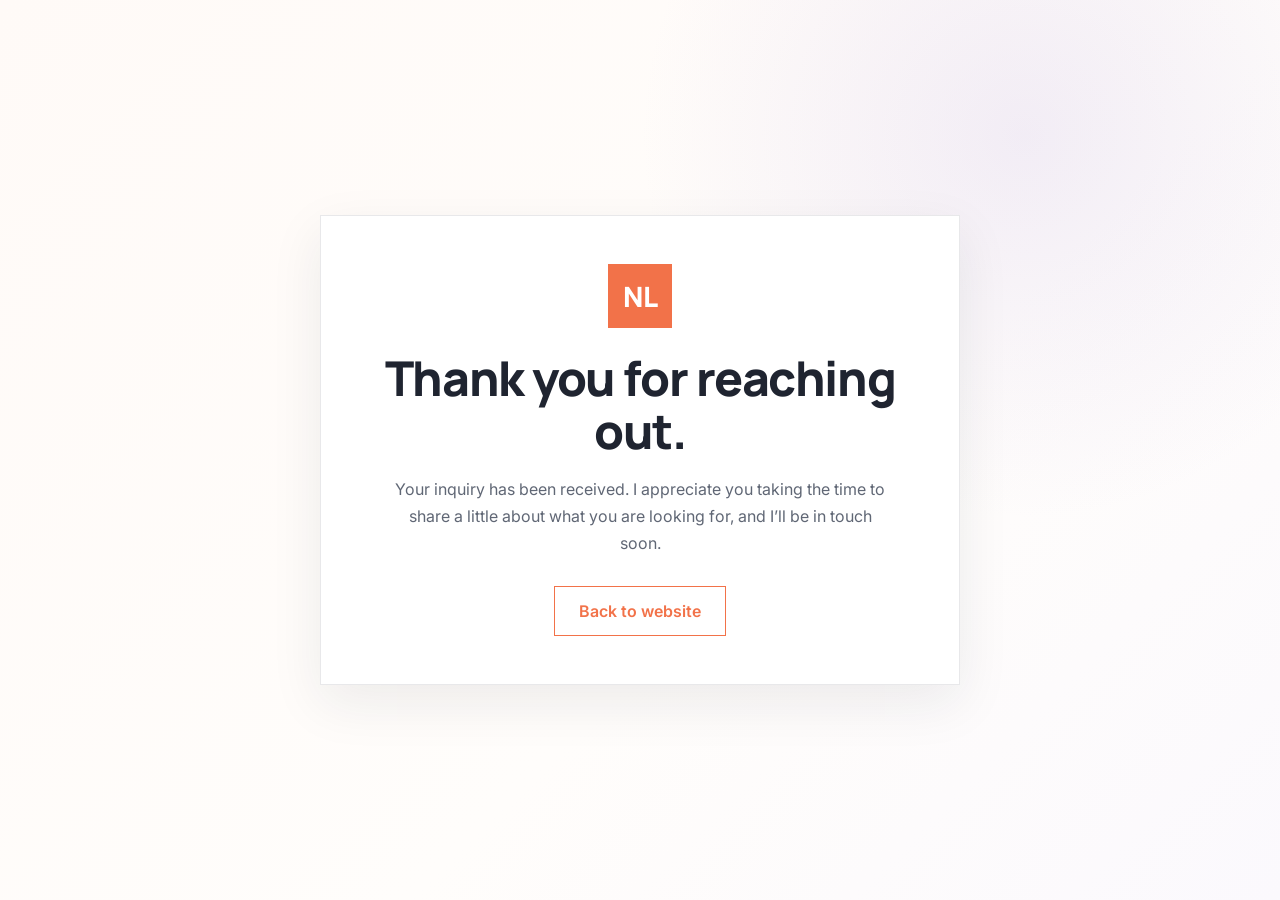
<file: thank-you.html>
<!DOCTYPE html>
<html lang="en">
<head>
  <meta charset="UTF-8" />
  <meta name="viewport" content="width=device-width, initial-scale=1.0" />
  <title>Thank You — Nidhika Loomba</title>

  <link rel="preconnect" href="https://fonts.googleapis.com">
  <link rel="preconnect" href="https://fonts.gstatic.com" crossorigin>
  <link href="https://fonts.googleapis.com/css2?family=Inter:wght@400;500;600&family=Manrope:wght@600;700;800&display=swap" rel="stylesheet">

  <style>
    :root {
      --tangerine: #F27249;
      --wisteria: #BEACDF;
      --saffron: #EDC470;
      --ink: #1F2430;
      --muted: #606775;
      --cream: #FFF9F3;
    }

    * { box-sizing: border-box; }

    body {
      margin: 0;
      min-height: 100vh;
      display: grid;
      place-items: center;
      padding: 24px;
      font-family: "Inter", sans-serif;
      color: var(--ink);
      background:
        radial-gradient(circle at 80% 15%, rgba(190,172,223,.20), transparent 30%),
        linear-gradient(135deg, #fffaf7, #fffdfb 60%, #fbf9fd);
    }

    .card {
      width: min(640px, 100%);
      padding: 48px;
      background: white;
      border: 1px solid rgba(31,36,48,.10);
      box-shadow: 0 18px 50px rgba(31,36,48,.08);
      text-align: center;
    }

    .mark {
      width: 64px;
      height: 64px;
      margin: 0 auto 24px;
      display: grid;
      place-items: center;
      background: var(--tangerine);
      color: white;
      font: 800 28px "Manrope", sans-serif;
    }

    h1 {
      margin: 0;
      font: 800 clamp(32px, 6vw, 48px)/1.1 "Manrope", sans-serif;
      letter-spacing: -0.03em;
    }

    p {
      margin: 18px auto 0;
      max-width: 500px;
      color: var(--muted);
      line-height: 1.7;
    }

    a {
      display: inline-flex;
      margin-top: 28px;
      min-height: 50px;
      padding: 0 24px;
      align-items: center;
      justify-content: center;
      color: var(--tangerine);
      border: 1.5px solid var(--tangerine);
      text-decoration: none;
      font-weight: 600;
    }

    a:hover {
      background: rgba(242,114,73,.06);
    }

    @media (max-width: 560px) {
      .card { padding: 34px 22px; }
    }
  </style>
</head>
<body>
  <main class="card">
    <div class="mark">NL</div>
    <h1>Thank you for reaching out.</h1>
    <p>Your inquiry has been received. I appreciate you taking the time to share a little about what you are looking for, and I’ll be in touch soon.</p>
    <a href="https://www.nidhikaloomba.com/">Back to website</a>
  </main>
</body>
</html>
</file>
